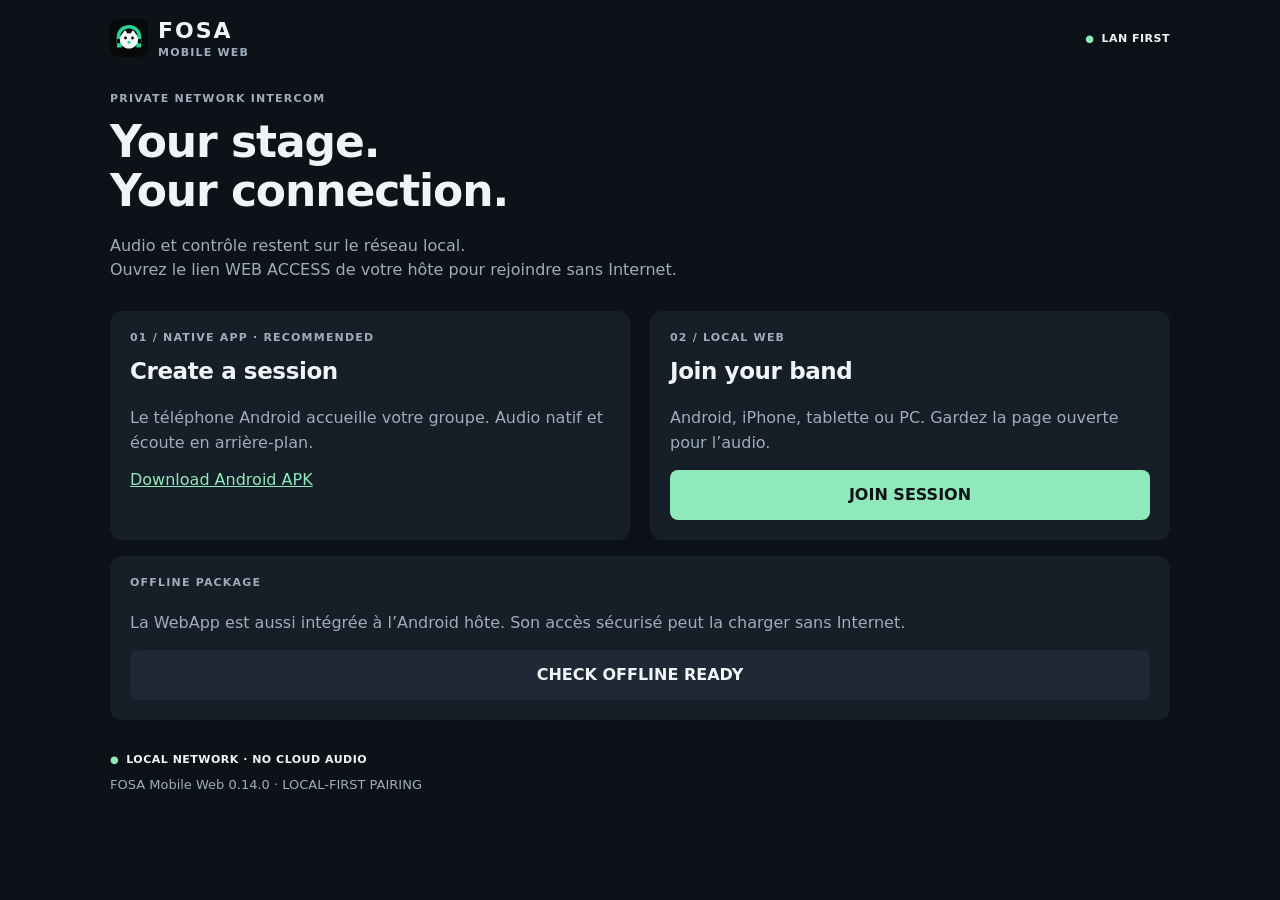
<file: mobile/index.html>
<!doctype html><html lang="fr"><head><meta charset="utf-8"><meta name="viewport" content="width=device-width,initial-scale=1,viewport-fit=cover"><meta name="theme-color" content="#0d1218"><title>FOSA Mobile • Private Network Intercom</title><link rel="manifest" href="manifest.json"><link rel="icon" href="icon.svg"><link rel="stylesheet" href="style.css"></head><body><div id="app"><header><img src="icon.svg" alt="FOSA"><div><b>FOSA</b><small>MOBILE WEB</small></div><span class="status" id="connection">LAN FIRST</span></header><main id="content"></main><nav hidden id="nav"></nav></div><dialog id="sheet"><button class="close" aria-label="Close">×</button><div id="sheet-content"></div></dialog><script src="qr.js"></script><script type="module" src="app.js"></script></body></html>
</file>
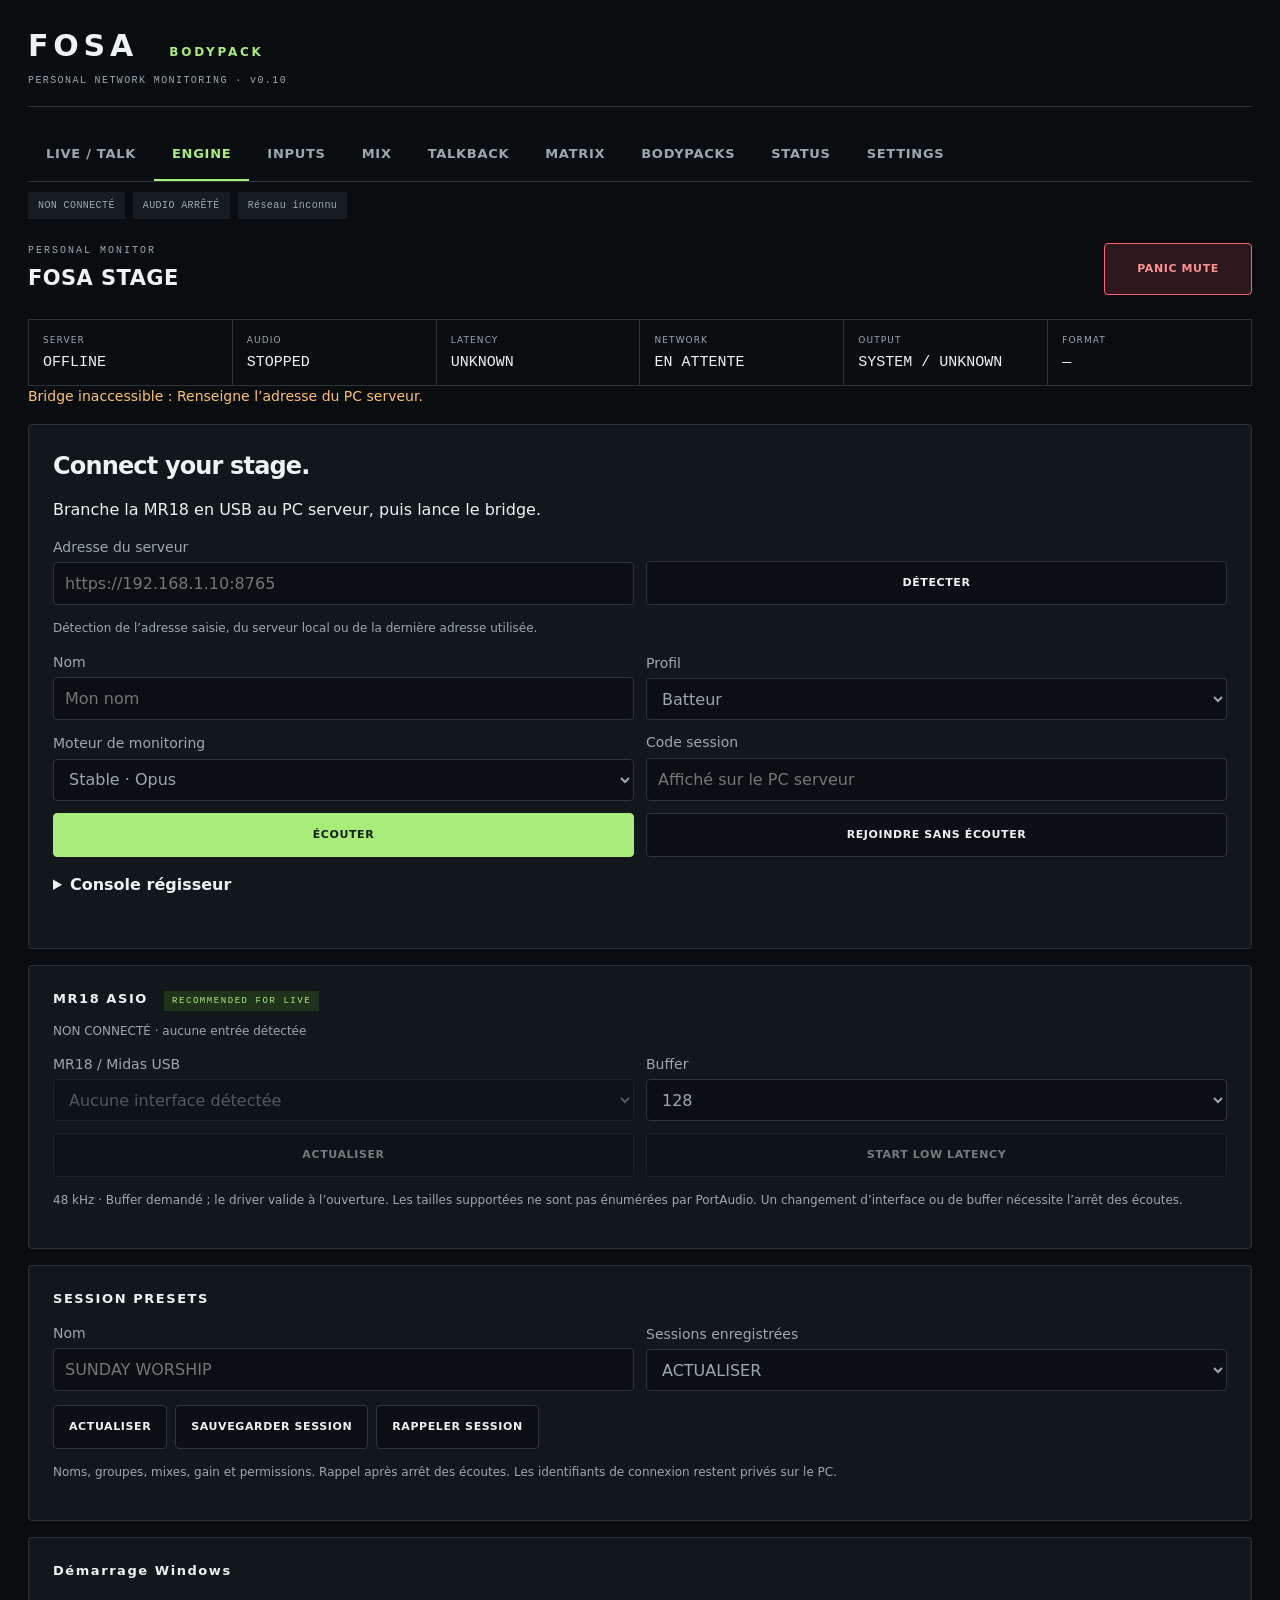
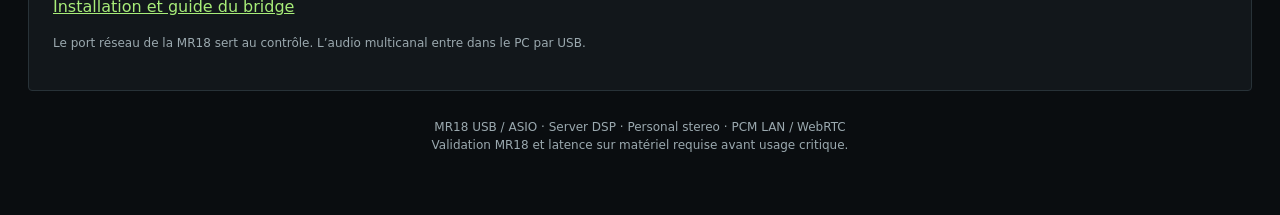
<file: network.html>
<!doctype html><html lang="fr"><head><meta charset="utf-8"><meta name="viewport" content="width=device-width,initial-scale=1,viewport-fit=cover"><meta name="theme-color" content="#07090b"><meta name="referrer" content="no-referrer"><title>FOSA · Bodypack / Engineer</title><link rel="icon" href="./fosa-icon.svg"><link rel="stylesheet" href="./network.css"><link rel="stylesheet" href="./bodypack.css"></head><body>
<div class="net-app">
<header class="net-head"><div><strong>FOSA <span id="productMode">BODYPACK</span></strong><small>PERSONAL NETWORK MONITORING · v0.10</small></div><button id="backFosa" hidden>FERMER</button></header>
<nav class="net-nav" aria-label="Audio Network"><button data-view="live">LIVE / TALK</button><button data-view="audio" class="selected">ENGINE</button><button class="server-only" data-view="inputs">INPUTS</button><button data-view="mix">MIX</button><button data-view="talkback">TALKBACK</button><button data-view="matrix">MATRIX</button><button data-view="devices">BODYPACKS</button><button data-view="diagnostic">STATUS</button><button data-view="settings">SETTINGS</button></nav>
<div class="net-status"><span id="bridgeStatus">NON CONNECTÉ</span><span id="streamStatus">AUDIO ARRÊTÉ</span><span id="netType">Réseau inconnu</span></div>
<div class="safety-bar"><div><small>PERSONAL MONITOR</small><strong id="bodypackIdentity">FOSA STAGE</strong></div><button id="panicMute" class="panic">PANIC MUTE</button><button id="releasePanic" hidden>RÉTABLIR L’ÉCOUTE</button></div>
<div id="healthStrip" class="health-strip"></div>
<p id="notice" role="status" aria-live="polite"></p>
<section data-panel="audio">
<div id="serverSetup" class="card" hidden>
  <div class="section-head"><h1>Démarrer FOSA pour les musiciens</h1><span id="setupReady" class="quality">VÉRIFICATION…</span></div>
  <div class="server-share"><div id="setupQr" class="qr-box"></div><div>
    <p>Sur le même Wi-Fi, scanne ce QR puis touche <b>ÉCOUTER</b>.</p>
    <label>Adresse à ouvrir<input id="setupAddress" readonly></label>
    <label>Code session<output id="setupCode" class="session-code"></output></label>
    <label>Connexion des musiciens<select id="shareMode"><option value="secure">Écoute + talkback · sécurisé</option><option value="lan">Navigateur · écoute LAN</option><option value="native">Android natif · audio + talkback hors ligne</option></select></label>
    <label id="adapterLabel" hidden>Réseau à partager<select id="lanAdapter"></select></label>
    <p id="shareModeInfo" class="muted"></p>
  </div></div>
  <ol id="setupChecks" class="setup-checks"></ol>
  <p id="networkHelp" class="muted"></p>
</div>
<div id="welcomeCard" class="card"><h1>Connect your stage.</h1><p>Branche la MR18 en USB au PC serveur, puis lance le bridge.</p><div id="serverAddressForm" class="form-grid"><label>Adresse du serveur<input id="serverUrl" type="url" placeholder="https://192.168.1.10:8765" autocomplete="off"></label><button id="detect">DÉTECTER</button></div><p id="detectInfo" class="muted">Détection de l’adresse saisie, du serveur local ou de la dernière adresse utilisée.</p><div class="form-grid"><label>Nom<input id="profileName" maxlength="60" placeholder="Mon nom"></label><label>Profil<select id="profileRole"><option>Batteur</option><option>Bassiste</option><option>Guitariste</option><option>Clavier</option><option>Chant</option><option>Chef</option><option>Régisseur</option><option>Personnalisé</option></select></label><label>Moteur de monitoring<select class="monitoring-engine"><option value="opus">Stable · Opus</option><option value="pcm">FOSA Low-Latency · PCM</option></select></label><label>Code session<input id="joinCode" autocomplete="off" placeholder="Affiché sur le PC serveur"></label><button id="joinListen" class="primary">ÉCOUTER</button><button id="joinNetwork">REJOINDRE SANS ÉCOUTER</button></div><details id="consoleLogin"><summary>Console régisseur</summary><label>Clé privée affichée sur le PC<input id="adminKey" type="password" autocomplete="off"></label><button id="adminLogin">OUVRIR LA CONSOLE</button><p class="muted">Le rôle « Régisseur » seul ne donne aucun droit d’administration.</p></details></div>
<div class="card server-only"><h2>MR18 ASIO <span class="tag">RECOMMENDED FOR LIVE</span></h2><div id="captureSummary" class="muted">NON CONNECTÉ · aucune entrée détectée</div><div class="form-grid"><label id="interfaceLabel">MR18 / Midas USB<select id="interfaceSelect" disabled><option>Aucune interface détectée</option></select></label><label>Buffer<select id="bufferSelect"><option>64</option><option selected>128</option><option>256</option><option>512</option><option>1024</option></select></label><button id="scanInterfaces" disabled>ACTUALISER</button><button id="startCapture" disabled>START LOW LATENCY</button></div><p class="muted">48 kHz · Buffer demandé ; le driver valide à l’ouverture. Les tailles supportées ne sont pas énumérées par PortAudio. Un changement d’interface ou de buffer nécessite l’arrêt des écoutes.</p></div>

<div class="card server-only"><h2>SESSION PRESETS</h2><div class="form-grid"><label>Nom<input id="sessionPresetName" placeholder="SUNDAY WORSHIP" maxlength="60"></label><label>Sessions enregistrées<select id="sessionPresetList"><option value="">ACTUALISER</option></select></label></div><div class="actions"><button id="refreshPresets">ACTUALISER</button><button id="saveSessionPreset">SAUVEGARDER SESSION</button><button id="loadSessionPreset">RAPPELER SESSION</button></div><p class="muted">Noms, groupes, mixes, gain et permissions. Rappel après arrêt des écoutes. Les identifiants de connexion restent privés sur le PC.</p></div><div class="card server-only"><h2>Démarrage Windows</h2><p><a href="https://github.com/ZoNampoina/fosa/tree/main/audio-bridge" target="_blank" rel="noopener">Installation et guide du bridge</a></p><p class="muted">Le port réseau de la MR18 sert au contrôle. L’audio multicanal entre dans le PC par USB.</p></div>
</section>
<section data-panel="inputs" hidden><div class="card server-only"><h2>INPUT ROUTING</h2><div id="channelNames"></div></div></section>
<section data-panel="mix" hidden><div class="card"><div class="section-head"><h1>PERSONAL MIX</h1><span id="mixScope" class="muted">Réglages locaux</span></div><div class="actions"><button id="startAudio" class="primary">ÉCOUTER</button><button id="stopAudio">ARRÊTER L’AUDIO</button><button id="muteAll">MUTE ALL</button></div><div class="monitor-stage"><label>MONITOR GAIN <output id="monitorGainValue">+0 dB</output><input id="monitorGain" type="range" min="0" max="12" step="0.5" value="0"></label><div><small>SAFETY CEILING</small><strong>−1 dBFS</strong><span id="limiterState">WAITING FOR AUDIO</span></div></div><div id="outputMeters" class="output-meters"></div>
<div class="actions"><label>Mon canal<select id="mainChannel"></select></label><button id="moreMe">MORE ME +3 dB</button><button id="lockMix">LOCK MIX</button><label><input id="monoMix" type="checkbox">MONO</label><button id="autoLevel">OPTIMIZE LEVEL</button></div><p id="levelAdvice" class="muted">Mix → Monitor Gain → Limiter → Master → Stream</p>
<label class="master">MASTER <output id="masterValue">50 %</output><input id="master" type="range" min="0" max="100" value="50"></label><div class="actions"><label>Preset<select id="preset"><option>Personnalisé</option><option>Batteur</option><option>Bassiste</option><option>Guitariste</option><option>Clavier</option><option>Chant</option><option>Chef</option><option>Régisseur</option></select></label><button id="applyPreset">APPLIQUER</button><button id="saveMix">SAUVEGARDER</button><button id="restoreMix">RESTAURER</button><button id="resetMix">RESET</button></div><p id="mixNotice" class="muted">Les réglages sont conservés sur cet appareil.</p></div><div id="quickGroups" class="actions"></div><div id="mixer" class="mixer"></div></section>
<section data-panel="live" hidden><div id="pcRegisseur" class="card" hidden><h1>Régisseur · PC serveur</h1><p>Profil audio et micro autorisés sur ce PC. Le navigateur demande l’accès au micro à l’activation.</p><div class="actions"><button data-view="audio">CONNECTER LES MUSICIENS · QR</button><button data-view="matrix">DROITS ET MIX · MATRIX</button><button id="stopPcTalk">ARRÊTER LA LIAISON PC</button></div></div><div id="pcMicrophones" class="card" hidden><div class="section-head"><h2>Micros des récepteurs</h2><button id="allowConnectedMics" class="primary">AUTORISER LES MICROS CONNECTÉS</button></div><p id="phoneMicSummary" class="muted"></p><div id="phoneMicPermissions" class="phone-microphones"></div><p class="muted">Après autorisation, chaque musicien touche ACTIVER MON MICRO sur son appareil et accepte la demande du navigateur. Décoche Micro pour couper son droit de parole.</p></div><div class="card live-card"><div class="section-head"><h1>LIVE MONITOR</h1><span id="battery">Batterie —</span></div><strong id="liveQuality" class="quality">EN ATTENTE</strong><p id="liveLatency">Latence audio : non mesurée</p><label class="master">Master <output id="liveMasterValue">50 %</output><input id="liveMaster" type="range" min="0" max="100" value="50"></label><div class="actions"><button data-do="listen" class="primary">ÉCOUTER</button><button data-do="mute" id="liveMute">MUTE</button><button data-view="mix">MIX</button><button id="wake">ÉCRAN ACTIF</button></div><div class="form-grid"><label>Parler à<select id="liveTalkTarget"><option value="all">Tous les auditeurs autorisés</option></select></label><label>Source du micro<select class="microphone-input"><option value="">Micro système</option></select></label><button id="liveEnableMic">ACTIVER MON MICRO</button></div><button id="liveTalk" class="talk">MAINTENIR POUR PARLER</button><p id="liveTalkNote" class="muted">Autorisation talkback requise.</p></div></section>
<section data-panel="talkback" hidden><div class="card"><h1>Talkback LAN</h1><p>Le régisseur autorise les micros sur le PC, dans LIVE ou MATRIX. Utilise des écouteurs pour éviter le larsen.</p><label>Destination<select id="talkTarget"><option value="all">Tous les auditeurs autorisés</option></select></label><label>Source du micro<select class="microphone-input"><option value="">Micro système</option></select></label><button id="enableMic">ACTIVER MON MICRO</button><button id="talk" class="talk">MAINTENIR TALK POUR PARLER</button><p id="talkNote" role="status" class="muted"></p><label>Priorité sur la musique<select id="ducking"><option value="0">OFF</option><option value="-3">−3 dB</option><option value="-6" selected>−6 dB</option><option value="-12">−12 dB</option><option value="-99">Couper la musique</option></select></label><p class="muted">Réduction de bruit et anti-écho demandés au navigateur. Le micro transmet uniquement pendant TALK. La musique baisse selon le réglage de chaque auditeur.</p></div></section>
<section data-panel="matrix" hidden><div class="card"><h1>Audio matrix</h1><p id="matrixHint" class="muted">Console régisseur requise.</p><div id="matrix" class="table-wrap"></div></div></section>
<section data-panel="devices" hidden><div class="card"><h1>Appareils</h1><div id="devices" class="table-wrap">Console régisseur requise.</div></div><div class="card"><h2>Rejoindre par QR / NFC</h2><label>Profil proposé<select id="qrRole"><option>Batteur</option><option>Bassiste</option><option>Guitariste</option><option>Clavier</option><option>Chant</option><option>Chef</option><option>Régisseur</option></select></label><button id="makeQr">CRÉER LE QR</button><div id="qrBox" class="qr-box"></div><label>Lien de connexion<input id="joinLink" readonly></label><button id="copyLink">COPIER LE LIEN NFC</button><p class="muted">Écris ce lien sur un tag NFC avec l’application de ton choix. Le QR et le lien incluent le code session. Le NFC ne transporte pas l’audio.</p></div></section>
<section data-panel="diagnostic" hidden><div class="card"><h1>STATUS / DIAGNOSTICS</h1><div class="actions"><button id="networkTest">NETWORK TEST · 5 s</button><button id="calibrate">AUDIO CALIBRATION</button><button id="exportLogs" class="server-only">EXPORT LOGS</button></div><p id="testResult" class="muted"></p><div id="diagnostics" class="diagnostics"></div>
<div id="inputMapping" class="table-wrap"></div>
<details id="guidedMapping"><summary>Tester le mapping des entrées</summary>
<p>Une seule source à la fois. Le routage USB de la MR18 peut modifier la correspondance physique.</p>
<label>Entrée physique testée<select id="physicalInput"></select></label>
<button id="testInput">TESTER CETTE ENTRÉE</button><p id="mappingResult" role="status">Le sélecteur ASIO demande Input 1 → CH1, etc. La correspondance physique reste à vérifier.</p>
</details><div class="actions"><button id="testLatency">TESTER LA LATENCE</button><button id="optimize">OPTIMISER POUR LIVE</button></div><p id="diagnosticNote" class="muted">La latence bout-en-bout nécessite un test physique. Le ping seul ne la mesure pas.</p><details><summary>Mesure physique</summary><p>Enregistre simultanément une impulsion directement à la source et la sortie du téléphone sur deux pistes. Mesure leur décalage. À 48 kHz : décalage en échantillons ÷ 48 = délai en ms. Aucun signal de test n’est envoyé automatiquement dans les écouteurs.</p></details></div></section>
<section data-panel="settings" hidden><div class="card"><h1>SETTINGS</h1><label>LATENCY PROFILE<select id="latencyProfile"><option value="ultra">ULTRA LOW · 5 ms receive buffer</option><option value="live" selected>LIVE · 10 ms receive buffer</option><option value="safe">SAFE · 20 ms receive buffer</option><option value="custom">CUSTOM</option></select></label><label><input id="performanceMode" type="checkbox">PERFORMANCE MODE</label><p class="muted">Réduit les animations et les mises à jour visuelles. LOCK MIX protège les réglages ; PANIC reste accessible.</p><details class="server-only"><summary>Advanced Audio</summary><label><input id="alternativeDevice" type="checkbox">Use another audio device</label><p class="muted">ASIO natif → ASIO4ALL → WASAPI Shared (diagnostic). La sélection apparaît dans ENGINE. 48 kHz uniquement dans cette version ; 44.1 / 96 kHz non disponibles. WASAPI Exclusive non disponible.</p></details><label>Moteur de monitoring<select class="monitoring-engine"><option value="opus">Stable · Opus</option><option value="pcm">FOSA Low-Latency · PCM</option></select></label><label>Buffer Low-Latency<select id="pcmTarget"><option value="5">5 ms · réseau très régulier</option><option value="10" selected>10 ms · premier essai</option><option value="20">20 ms · plus tolérant</option><option value="40">40 ms · réseau irrégulier</option></select></label><p id="engineInfo" class="muted">PCM : liaison directe, blocs de 5 ms, sortie filaire. Le buffer choisi ne représente pas la latence totale. Le QR sécurisé est nécessaire sur mobile. Changer de moteur relance l’écoute et coupe le micro.</p><label>Sortie audio<select id="output"><option value="">Sortie système</option></select></label><button id="refreshOutputs">ACTUALISER LES SORTIES</button><p id="outputInfo" class="muted">La détection et le choix des sorties dépendent du navigateur. Sinon, utilise les réglages du téléphone.</p><p class="warning">Une sortie Bluetooth peut ajouter une latence importante. Pour le monitoring live, une sortie filaire USB-C/Jack est recommandée.</p><label>Jitter buffer ciblé<select id="jitterTarget"><option value="10">10 ms · expérimental</option><option value="20" selected>20 ms · équilibré</option><option value="40">40 ms · stable</option></select></label><p id="jitterInfo" class="muted">Cible appliquée uniquement si le navigateur le permet. Le buffer reste contrôlé par WebRTC.</p><h2>Arrière-plan</h2><p id="backgroundInfo">L’audio continue lorsque le navigateur l’autorise. Android/iOS peuvent suspendre une PWA en arrière-plan. Un rechargement complet coupe brièvement la liaison puis la rétablit ; changer d’onglet dans FOSA conserve le flux.</p><button id="forgetSession">DÉCONNECTER CE PROFIL</button></div></section>
<footer>MR18 USB / ASIO · Server DSP · Personal stereo · PCM LAN / WebRTC<br>Validation MR18 et latence sur matériel requise avant usage critique.</footer>
</div><audio id="monitorAudio" autoplay playsinline></audio><script src="./network-relay.js" defer></script><script src="./low-latency.js" defer></script><script src="./network.js" defer></script></body></html>
</file>
<file: mobile/style.css>
:root{--bg:#0d1218;--surface:#161e27;--raised:#1e2935;--text:#f0f4f7;--muted:#9eadbc;--accent:#90e9bb;--warning:#ffc46b;--border:#2a3543;font-family:Inter,system-ui,sans-serif;color:var(--text);background:var(--bg);color-scheme:dark}*{box-sizing:border-box}body{margin:0}button,input,select{font:inherit}button{border:0;min-height:50px;border-radius:8px;font-weight:700;cursor:pointer;padding:12px 16px;background:var(--accent);color:var(--bg)}button:disabled{opacity:.45;cursor:default}.secondary{background:var(--raised);color:var(--text)}#app{max-width:1100px;margin:auto;padding:max(12px,env(safe-area-inset-top)) 20px max(14px,env(safe-area-inset-bottom));min-height:100dvh}header{display:flex;align-items:center;gap:10px;margin-bottom:28px;height:52px}header img{width:38px;height:38px}header b{font-size:22px;letter-spacing:2px}small,.label{display:block;font-size:11px;letter-spacing:1.2px;font-weight:700;color:var(--muted);text-transform:uppercase}header small{margin-top:3px}.status{font-size:11px;font-weight:700;letter-spacing:.5px}.status:before{content:'●';font-size:10px;color:var(--accent);margin-right:7px}header .status{margin-left:auto}h1{font-size:34px;line-height:1.12;letter-spacing:-1.1px;margin:12px 0 18px}h2{font-size:23px;letter-spacing:-.4px;margin:0}h3{margin:0;font-size:17px}p{line-height:1.55;color:var(--muted);margin:8px 0 0}.panel{background:var(--surface);border-radius:12px;padding:20px;display:flex;flex-direction:column;gap:14px;margin-bottom:16px}.panel button{width:100%}.hero{margin-bottom:28px}.grid{display:grid;gap:20px}.row{display:flex;align-items:center;gap:8px;flex-wrap:wrap}.row button{flex:1;min-width:64px}.spread{justify-content:space-between}.field{display:grid;gap:8px;margin:3px 0}input,select,textarea{width:100%;background:var(--raised);border:1px solid var(--border);border-radius:8px;padding:14px;color:var(--text);min-height:50px;font:inherit}input[type=range]{padding:0;accent-color:var(--accent)}.talk{display:flex;flex-direction:column;align-items:center;gap:18px}.talk-circle{width:min(280px,74vw);height:min(280px,74vw);border-radius:50%;background:var(--raised);color:var(--text);border:2px solid var(--border);display:grid;place-content:center;gap:14px;text-align:center;touch-action:none;user-select:none;-webkit-user-select:none}.talk-circle b{font-size:24px}.talk-circle em{font-size:27px;color:var(--accent);font-style:normal}.talk-circle small{font-size:11px;letter-spacing:0;text-transform:none}.talk-circle.transmitting{background:var(--accent);color:var(--bg);border-color:var(--accent)}.talk-circle.transmitting small,.talk-circle.transmitting em{color:var(--bg)}.meter{height:7px;background:var(--raised);width:100%;overflow:hidden}.meter i{display:block;height:100%;width:0;background:var(--accent)}.talk .meter{max-width:300px}#listen{width:min(300px,100%);min-height:42px}.numeric{font:18px ui-monospace,monospace}.warning{color:var(--warning)}.avatar{height:46px;width:46px;display:grid;place-content:center;border-radius:8px;background:var(--raised);font-weight:700}.member .identity{flex:1}.member small{margin-top:4px}nav{position:sticky;bottom:0;display:flex;gap:4px;padding:12px 0;background:var(--bg);margin-top:20px}nav button{flex:1;padding:12px 4px;font-size:11px;background:var(--raised);color:var(--text)}nav button.active{background:var(--accent);color:var(--bg)}[hidden]{display:none!important}dialog{background:var(--surface);color:var(--text);border:1px solid var(--border);border-radius:14px;padding:24px;width:min(90vw,580px);max-height:90dvh}dialog::backdrop{background:#0009}.close{float:right;background:var(--raised);color:var(--text);min-height:42px}.qr{display:block;max-width:100%;height:auto;margin:20px auto;background:#fff}video{width:100%;max-height:50dvh}a{color:var(--accent)}.full{width:100%}.subtle{font-size:13px}footer{margin-top:28px}.switch{display:flex;align-items:center;justify-content:space-between}.switch input{width:22px;min-height:22px;accent-color:var(--accent)}html[data-theme=LIGHT]{--bg:#edf1f4;--surface:#fff;--raised:#e1e8ee;--text:#15212e;--muted:#4e6070;--accent:#166d49;--border:#c9d2da;color-scheme:light}@media(min-width:720px){.grid{grid-template-columns:1fr 1fr}.talk-grid{grid-template-columns:1fr 1fr}h1{font-size:44px}}@media(max-width:360px){#app{padding-inline:14px}h1{font-size:29px}.row button{font-size:11px;padding-inline:8px}}

.pairing-steps{padding-left:22px;color:var(--muted);font-size:13px;line-height:1.55}.pairing-steps li{margin:8px 0}.pairing-steps b{color:var(--text)}input[aria-invalid=true]{border-color:var(--warning)}
#app{padding-bottom:calc(88px + env(safe-area-inset-bottom))}nav{position:fixed;bottom:0;left:50%;transform:translateX(-50%);width:calc(100% - 40px);max-width:1060px;padding-bottom:max(12px,env(safe-area-inset-bottom));z-index:5}.talk-circle{width:min(250px,70vw);height:min(250px,70vw)}@media(max-width:719px){.audio-summary{display:none}.talk-grid .hero{margin-bottom:0}.talk-grid{gap:18px}.talk{gap:14px}.talk-grid h1{font-size:28px;margin-bottom:14px}}

@media(max-width:719px) and (max-height:760px) and (orientation:portrait){
  #app{padding-top:max(6px,env(safe-area-inset-top))}header{height:38px;margin-bottom:8px}
  .talk-grid{gap:8px}.talk-grid h1{font-size:24px;margin:4px 0 6px}.talk-grid h1 br{display:none}.talk-grid h1 span{font-size:18px;margin-left:6px}
  .talk-grid .hero>.label{display:none}.talk-grid .hero .row{gap:4px}
  .talk{gap:7px}.talk>.label{display:none}.talk>.row{gap:4px}.talk>.row button{min-height:40px;padding-block:8px}
  .talk-circle{width:min(170px,58vw);height:min(170px,58vw);gap:7px}.talk-circle b{font-size:18px}.talk-circle em{font-size:22px}.talk-circle small{font-size:10px}
  #listen{min-height:34px;padding-block:6px;font-size:11px}#panic,#enable,#repair{min-height:42px;padding-block:8px}
  #talking-members .panel{padding:8px;gap:6px;margin:4px 0}
}

@media(min-width:720px) and (min-height:501px) and (max-height:820px){
  .talk{gap:10px}.talk>.label{display:none}
  .talk-circle{width:210px;height:210px;gap:8px}.talk-circle b{font-size:20px}.talk-circle em{font-size:23px}
  #listen{min-height:36px;padding-block:7px}
  #panic,#enable,#repair{min-height:44px;padding-block:8px}
}

@media(min-width:560px) and (max-height:500px) and (orientation:landscape){
  header{height:44px;margin-bottom:12px}
  .talk-grid{grid-template-columns:minmax(0,1fr) minmax(0,1.7fr);gap:16px}
  .talk-grid>div:first-child{max-height:calc(100dvh - 155px);overflow:auto}
  .talk-grid .hero{margin-bottom:0}.talk-grid h1{font-size:28px;margin:6px 0 12px}
  .talk-grid h1 span{font-size:22px}.audio-summary{display:none}
  .talk{display:grid;grid-template-columns:minmax(0,1fr) 180px;grid-template-rows:18px 106px 50px auto;gap:8px 16px;align-items:center;min-width:0}
  .talk>.label{display:none}
  #destination{grid-column:1;grid-row:1;font-size:13px;white-space:nowrap;overflow:hidden;text-overflow:ellipsis}
  #destination:before{content:'TALK TO · ';font-size:11px;color:var(--muted)}#listen{grid-column:1;grid-row:1;justify-self:end;width:auto;min-height:28px;padding:4px 8px;font-size:10px}
  .talk>.row{grid-column:1;grid-row:2;display:grid;grid-template-columns:1fr 1fr;gap:6px}
  .talk>.row button{min-width:0;font-size:11px;padding-inline:8px}
  .talk-circle{grid-column:2;grid-row:1/4;width:180px;height:180px;gap:10px}
  .talk-circle b{font-size:18px}
  .talk>.meter{grid-column:2;grid-row:4}
  #panic{grid-column:1;grid-row:3}
  #enable{grid-column:1;grid-row:4;font-size:11px}
  #talking-members .panel{padding:10px;gap:8px;margin:12px 0 0}
  #talking-members .panel>.label,#talking-members .panel>.row:last-child{display:none}
}

#audio-health{font-size:11px;line-height:1.45;color:var(--muted);text-align:center;max-width:320px}
pre{white-space:pre-wrap;overflow-wrap:anywhere;font-size:11px}
@media(max-width:719px) and (max-height:760px) and (orientation:portrait){
  .talk{gap:4px}.talk>.row button{min-height:34px;padding-block:6px;font-size:11px}
  .talk-circle{width:156px;height:156px}.talk-circle small{max-width:130px}
  #audio-health{font-size:10px;line-height:1.25}#panic,#enable,#repair{min-height:38px;padding-block:6px}
}
@media(min-width:560px) and (max-height:500px) and (orientation:landscape){
  .talk{grid-template-rows:36px 76px 40px auto auto auto;gap:6px 12px}
  .talk>.talk-modes{grid-column:1;grid-row:1;display:flex;gap:4px}.talk>.talk-modes button{min-height:34px;font-size:10px;padding:6px}
  .talk>.row:not(.talk-modes){grid-column:1;grid-row:2}.talk>.row:not(.talk-modes) button{min-height:34px;padding-block:6px}
  .talk-circle{grid-row:1/4;width:172px;height:172px}
  #panic{grid-row:3;min-height:38px}#destination{grid-row:4}#listen{grid-row:5;justify-self:start}
  .talk>.meter{grid-column:2;grid-row:4}#rx-meter{background:var(--warning)}.talk>.meter:has(#rx-meter){grid-row:5}
  #audio-health{grid-column:1/3;grid-row:6}#enable{grid-column:1;grid-row:7}#repair{grid-column:2;grid-row:7}
}

#audio-health-summary{display:none}
@media(min-width:560px) and (max-height:500px) and (orientation:landscape){#audio-health{display:none}#audio-health-summary{display:block;font-size:11px;line-height:1.5;color:var(--muted);margin-top:14px;max-width:250px}}
</file>
<file: network.css>
:root{color-scheme:dark;--bg:#07090b;--card:#101419;--line:#293139;--text:#f3f6f8;--muted:#a2aeb8;--green:#25d394;--red:#ff5b68;--amber:#e7b85d}*{box-sizing:border-box}body{margin:0;background:var(--bg);color:var(--text);font:16px/1.45 system-ui,-apple-system,Segoe UI,sans-serif}button,input,select{font:inherit;color:inherit;background:#0b0f13;border:1px solid var(--line);border-radius:10px;min-height:42px;padding:9px 11px}button{font-size:14px;font-weight:750;cursor:pointer;touch-action:manipulation}button:hover{border-color:#72858f}button:disabled,input:disabled,select:disabled{opacity:.45;cursor:not-allowed}button:focus-visible,input:focus-visible,select:focus-visible{outline:2px solid var(--green);outline-offset:3px}input,select{width:100%;min-width:0}input[type=range]{padding:0;accent-color:var(--green);border:0;background:transparent;touch-action:pan-y}input[type=checkbox]{width:24px;min-height:24px;accent-color:var(--green)}label{display:grid;gap:5px;font-size:14px;color:var(--muted)}button.active,.selected,.primary{background:#12372b;border-color:var(--green);color:#e5fff5}.net-app{max-width:1050px;margin:auto;padding:16px 16px 40px}.net-head{display:flex;justify-content:space-between;gap:12px;align-items:center;margin-bottom:16px}.net-head strong{font-size:22px;letter-spacing:.09em}.net-head strong span{font-size:13px;letter-spacing:.05em}.net-head small{display:block;color:var(--amber);font-size:12px}.net-nav{display:flex;overflow:auto;gap:6px;position:sticky;top:0;background:var(--bg);padding:8px 0;z-index:5}.net-nav button{white-space:nowrap;font-size:13px}.net-status{display:flex;gap:8px;flex-wrap:wrap;color:var(--muted);font-size:12px;margin:10px 0}.net-status span{padding:5px 8px;border:1px solid var(--line);border-radius:20px}.net-status .online{color:var(--green);border-color:var(--green)}h1,h2,p{margin:0 0 14px}h1{font-size:22px}h2{font-size:16px}p{line-height:1.55}.muted,footer{font-size:14px;color:var(--muted)}footer{text-align:center;margin-top:28px;font-size:12px}.card{background:var(--card);border:1px solid var(--line);border-radius:18px;padding:18px;margin:10px 0}.form-grid{display:grid;grid-template-columns:1fr 1fr;gap:12px;align-items:end;margin:14px 0}.form-grid>button{align-self:end}details{margin:16px 0}summary{cursor:pointer;margin-bottom:12px;font-weight:600}details>button{margin-top:10px}.section-head{display:flex;justify-content:space-between;align-items:center;gap:8px;flex-wrap:wrap}.actions{display:flex;align-items:end;gap:8px;flex-wrap:wrap;margin:14px 0}.actions label{min-width:145px}.master{grid-template-columns:1fr auto;margin:18px 0;font-weight:600}.master input{grid-column:1/-1}.master output{font-variant-numeric:tabular-nums;color:var(--text)}.mixer{display:grid;grid-template-columns:1fr 1fr;gap:8px}.channel{background:var(--card);border:1px solid var(--line);border-radius:14px;padding:12px;display:grid;grid-template-columns:32px 1fr auto;gap:6px 8px;align-items:center}.channel .num{color:var(--muted);font:12px monospace}.channel strong{font-size:15px;overflow:hidden;text-overflow:ellipsis;white-space:nowrap}.channel output{font-size:13px;font-variant-numeric:tabular-nums}.fader{grid-column:1/-1;display:grid;grid-template-columns:42px 1fr 42px;gap:8px}.ch-actions{grid-column:1/-1;display:flex;align-items:center;gap:6px}.ch-actions button{min-height:36px;padding:6px 10px}.pan{display:grid;grid-template-columns:auto 1fr;align-items:center;gap:6px;flex:1;font-size:12px}.pan input{min-height:30px}.meter{height:4px;border-radius:4px;background:#222c32;overflow:hidden;grid-column:1/-1}.meter i{display:block;background:var(--green);height:100%;width:0;transition:width .12s linear}.channel.clipping .meter i{background:var(--red)}.channel .reading{grid-column:1/-1;color:var(--muted);font-size:12px}.channel.unassigned{opacity:.6}.channel-name{display:grid;grid-template-columns:45px 1fr 1fr auto;gap:8px;align-items:center;padding:8px 0;border-bottom:1px solid var(--line)}.channel-name span{font-size:12px;color:var(--muted)}#notice{color:var(--amber);font-size:14px;min-height:0}#notice:empty{display:none}.quality{font-size:28px;color:var(--green);display:block;margin:26px 0 6px}.live-card{max-width:680px;margin:16px auto}.talk{width:100%;min-height:70px;margin:12px 0;color:#061c13;background:var(--green);font-size:16px;user-select:none;touch-action:none}.talk.talking{background:var(--red);color:white}.warning{font-size:14px;border-left:3px solid var(--amber);padding:12px;background:#221d13;margin-top:14px}.table-wrap{overflow:auto}table{border-collapse:collapse;width:100%;font-size:14px}th,td{border-bottom:1px solid var(--line);padding:10px;text-align:left;white-space:nowrap}th{color:var(--muted);font-size:12px}td input[type=range]{width:90px}td .matrix-cell{display:flex;align-items:center;gap:6px}.diagnostics{display:grid;grid-template-columns:repeat(3,1fr);gap:10px}.metric{padding:12px;background:#0b0f13;border-radius:10px}.metric span{display:block;font-size:12px;color:var(--muted)}.metric b{display:block;margin-top:5px;font-size:16px}.metric.wide{grid-column:1/-1}.net-head button{flex-shrink:0}a{color:var(--green)}#qrBox svg,#qrBox img{display:block;width:210px;height:210px;background:white;border:12px solid white;margin:18px auto}#backFosa[hidden],[hidden]{display:none!important}@media(max-width:640px){.net-app{padding:10px 10px 30px}.mixer{grid-template-columns:1fr}.card{padding:14px}.form-grid{grid-template-columns:1fr}.net-head strong span{display:block;font-size:12px}.channel-name{grid-template-columns:38px 1fr auto}.channel-name input[data-role]{grid-column:2}.channel-name button{grid-row:1/3;grid-column:3}.diagnostics{grid-template-columns:1fr 1fr}.net-status{font-size:11px}.actions button{flex-grow:1}.quality{font-size:24px}}

.server-share{display:grid;grid-template-columns:minmax(180px,260px) 1fr;gap:1.5rem;align-items:center}.qr-box{background:#fff;border-radius:14px;padding:16px;max-width:280px}.qr-box:empty{display:none}.qr-box img{display:block;width:100%;height:auto}.session-code{display:block;font-size:1.8rem;letter-spacing:.16em;font-weight:700}.setup-checks{padding-left:1.4rem}.setup-checks li{padding:.4rem 0}.check-ok{color:var(--green)}.check-wait{color:var(--amber)}.meter{position:relative;overflow:hidden}.meter b{position:absolute;top:0;bottom:0;width:2px;background:#fff;transition:left .09s linear}.musician .server-only,.musician #consoleLogin,.musician #serverAddressForm,.musician #detectInfo,.musician .net-nav [data-view="matrix"],.musician .net-nav [data-view="devices"]{display:none}.net-nav{overflow-x:auto}.musician #welcomeCard>p{display:none}.musician .net-nav [data-view="audio"]{font-size:0}.musician .net-nav [data-view="audio"]:after{content:"CONNEXION";font-size:14px}input,select{font-size:16px}#inputMapping{margin:1rem 0}#inputMapping table{min-width:0;width:100%}#setupAddress{font-family:ui-monospace,monospace}#guidedMapping{margin:1rem 0}[hidden]{display:none!important}@media(max-width:650px){.server-share{grid-template-columns:1fr}.server-share .qr-box{margin:auto;width:240px}.net-head strong span{font-size:.7rem}.session-code{font-size:1.5rem}}

.phone-microphones{display:grid;gap:8px;max-height:260px;overflow:auto;margin:14px 0}.phone-microphone{display:grid;grid-template-columns:24px minmax(0,1fr) auto;align-items:center;gap:12px;border:1px solid var(--line);border-radius:12px;padding:10px 12px;cursor:pointer}.phone-microphone strong{display:block;color:var(--text);overflow-wrap:anywhere}.phone-microphone small{display:block;color:var(--muted);margin-top:3px}.phone-microphone b{font-size:13px;color:var(--green)}#pcMicrophones .section-head h2{margin:0}#pcMicrophones .section-head{margin-bottom:14px}
</file>
<file: bodypack.css>
/* FOSA: console geometry, high contrast, restrained motion. No external fonts. */
:root{--bg:#0a0d10;--card:#12171b;--line:#2c353b;--text:#edf3f3;--muted:#9ba9af;--green:#a8ed79;--amber:#ffc16a;--red:#ff626a}
body{font-family:Inter,"Segoe UI",system-ui,sans-serif;background:var(--bg)}
.net-app{max-width:1440px;padding:24px 28px 60px}.net-head{margin-bottom:22px;padding-bottom:20px;border-bottom:1px solid var(--line)}.net-head strong{font-size:30px;font-weight:900;letter-spacing:.16em}.net-head strong span{font-size:12px;margin-left:16px;letter-spacing:.23em;color:var(--green)}.net-head small{font:10px ui-monospace,monospace;letter-spacing:.14em;margin-top:7px;color:var(--muted)}
button,input,select,.card,.channel,.metric,.qr-box,.phone-microphone{border-radius:4px}button{min-height:44px;font-size:11px;letter-spacing:.055em;padding:12px 15px}.primary{background:var(--green);color:#13200d;border-color:var(--green)}button.active,.selected{background:#263825;color:var(--green)}.card{padding:24px;margin:16px 0;border-color:#283238}h1{font-size:24px;letter-spacing:-.035em}h2{font-size:13px;letter-spacing:.12em}.muted{font-size:12px}.net-nav{gap:0;border-bottom:1px solid var(--line);padding:0}.net-nav button{background:none;border:0;border-bottom:2px solid transparent;border-radius:0;padding:16px 18px;color:var(--muted)}.net-nav button.selected{color:var(--green);border-bottom-color:var(--green)}
.net-status span{border:0;border-radius:0;padding:8px 10px;background:#161d22;font:10px ui-monospace,monospace;letter-spacing:.04em}.net-status .online:before{content:"● ";color:var(--green)}
.safety-bar{display:flex;align-items:center;gap:12px;margin:24px 0}.safety-bar>div{flex:1}.safety-bar small{display:block;color:var(--muted);font:10px ui-monospace,monospace;letter-spacing:.2em;margin-bottom:7px}.safety-bar strong{font-size:21px;letter-spacing:.02em}.panic{border-color:var(--red);background:#2c171c;color:#ff9197;font-weight:800;min-width:148px;min-height:52px}.panic.engaged{background:var(--red);color:#180509}.health-strip{display:grid;grid-template-columns:repeat(6,1fr);gap:1px;background:var(--line);border:1px solid var(--line)}.health-strip>div{background:var(--bg);padding:14px}.health-strip small{color:var(--muted);font-size:9px;display:block;letter-spacing:.12em}.health-strip b{display:block;font:15px ui-monospace,monospace;margin-top:7px}.health-strip .good{color:var(--green)}.health-strip .warn{color:var(--amber)}
.monitor-stage{display:grid;grid-template-columns:2fr 1fr;border:1px solid var(--line);margin:20px 0}.monitor-stage>label,.monitor-stage>div{padding:20px}.monitor-stage label{grid-template-columns:1fr auto;font-size:11px;letter-spacing:.1em}.monitor-stage label input{grid-column:1/-1}.monitor-stage output{font:25px ui-monospace,monospace;color:var(--green)}.monitor-stage>div{border-left:1px solid var(--line);display:grid;gap:5px}.monitor-stage small,.monitor-stage span{font:10px ui-monospace,monospace;color:var(--muted)}.monitor-stage strong{font:24px ui-monospace,monospace}.output-meters{display:grid;grid-template-columns:repeat(4,1fr);gap:14px}.output-meters small{font-size:10px;color:var(--muted)}.output-meters b{display:block;font:16px ui-monospace,monospace;margin:7px 0}.output-meters meter{width:100%;height:8px;accent-color:var(--green)}
.mixer{grid-template-columns:repeat(3,minmax(0,1fr));gap:12px}.channel{padding:16px;grid-template-columns:24px 1fr auto;border-top:2px solid #577b47;background:#11171b}.channel .num{color:#779166}.channel strong{font-size:13px;text-transform:uppercase;letter-spacing:.045em}.channel output{font:12px ui-monospace,monospace;color:var(--green)}.channel .reading{font:10px ui-monospace,monospace}.meter{height:5px;border-radius:0;margin:5px 0;background:#26302c}.fader input{min-height:50px}.ch-actions button{min-width:45px;border-radius:3px}.channel.clipping{border-top-color:var(--red)}.channel.unassigned{opacity:.45}.tag{font:9px ui-monospace,monospace;padding:5px 8px;background:#20321b;color:var(--green);margin-left:10px}.quality{font-family:ui-monospace,monospace;letter-spacing:-.04em}.diagnostics{grid-template-columns:repeat(4,1fr)}.metric{border-left:2px solid var(--line);background:#0a1013;padding:16px}.metric b{font:14px ui-monospace,monospace}.metric span{font-size:10px}.live-card{max-width:none}.talk{border-radius:4px;min-height:76px}.warning{background:#231e15}.performance .meter i,.performance .meter b{transition:none}.performance .reading{display:none}.performance *{animation:none!important;scroll-behavior:auto!important}.engineer .net-app{max-width:1600px}.engineer .net-head strong span{color:#79caed}.engineer .health-strip{border-top:2px solid #79caed}.engineer .server-only{display:block}.musician .net-nav [data-view=talkback],.musician .net-nav [data-view=audio]{display:none}.musician .server-only{display:none!important}.musician .net-nav{position:fixed;bottom:0;top:auto;left:0;right:0;justify-content:space-around;background:#101619;padding-bottom:env(safe-area-inset-bottom);z-index:20;border-top:1px solid var(--line)}.musician .net-nav button{flex:1;padding:17px 8px}.musician .net-app{padding-bottom:100px}.musician .net-nav [data-view=talkback]{font-size:0}.musician .net-nav [data-view=talkback]:after{content:"TALK";font-size:11px}
@media(max-width:1000px){.mixer{grid-template-columns:repeat(2,minmax(0,1fr))}.health-strip{grid-template-columns:repeat(3,1fr)}.diagnostics{grid-template-columns:repeat(3,1fr)}}
@media(max-width:640px){.net-app{padding:17px 14px 40px}.net-head{margin-bottom:10px;padding-bottom:14px}.net-head strong{font-size:26px}.net-head strong span{display:inline;font-size:10px;margin-left:10px}.net-head small{font-size:8px}.card{padding:16px}.mixer{grid-template-columns:1fr}.health-strip>div{padding:11px}.health-strip b{font-size:12px}.safety-bar{gap:8px;margin:18px 0}.safety-bar strong{font-size:15px}.safety-bar small{font-size:8px}.panic{min-width:125px;padding:10px}.safety-bar #releasePanic{max-width:95px;font-size:9px}.monitor-stage>label,.monitor-stage>div{padding:13px}.monitor-stage output{font-size:21px}.monitor-stage strong{font-size:20px}.output-meters{grid-template-columns:repeat(2,1fr)}.diagnostics{grid-template-columns:repeat(2,1fr)}.channel{padding:14px}.tag{display:inline-block;margin:8px 0}.net-status span{font-size:8px}.actions label{min-width:120px}.form-grid>label,.actions>*{min-width:0}.phone-microphone{grid-template-columns:24px minmax(0,1fr)}.phone-microphone b{grid-column:2}}

.musician .net-nav [data-view=live]{font-size:0}.musician .net-nav [data-view=live]:after{content:"TALK";font-size:11px}

.channel-name details{grid-column:1/-1;margin:0;color:var(--muted);font-size:11px}.channel-name details[open]{display:grid;grid-template-columns:1fr 1fr;gap:8px}.channel-name details summary{grid-column:1/-1;margin:4px 0}.channel-name details label{font-size:11px}#matrix th input[type=number]{max-width:90px;min-height:32px;padding:4px;font-size:12px}#matrix th label{font-size:11px;margin:5px 0}

.musician .safety-bar{position:sticky;top:0;z-index:16;background:var(--bg);padding:8px 0}.musician .net-nav [data-view=mix]{order:-1}.safety-bar strong{overflow-wrap:anywhere}.safety-bar>div{min-width:0}.musician .health-strip b{overflow-wrap:anywhere}
</file>
